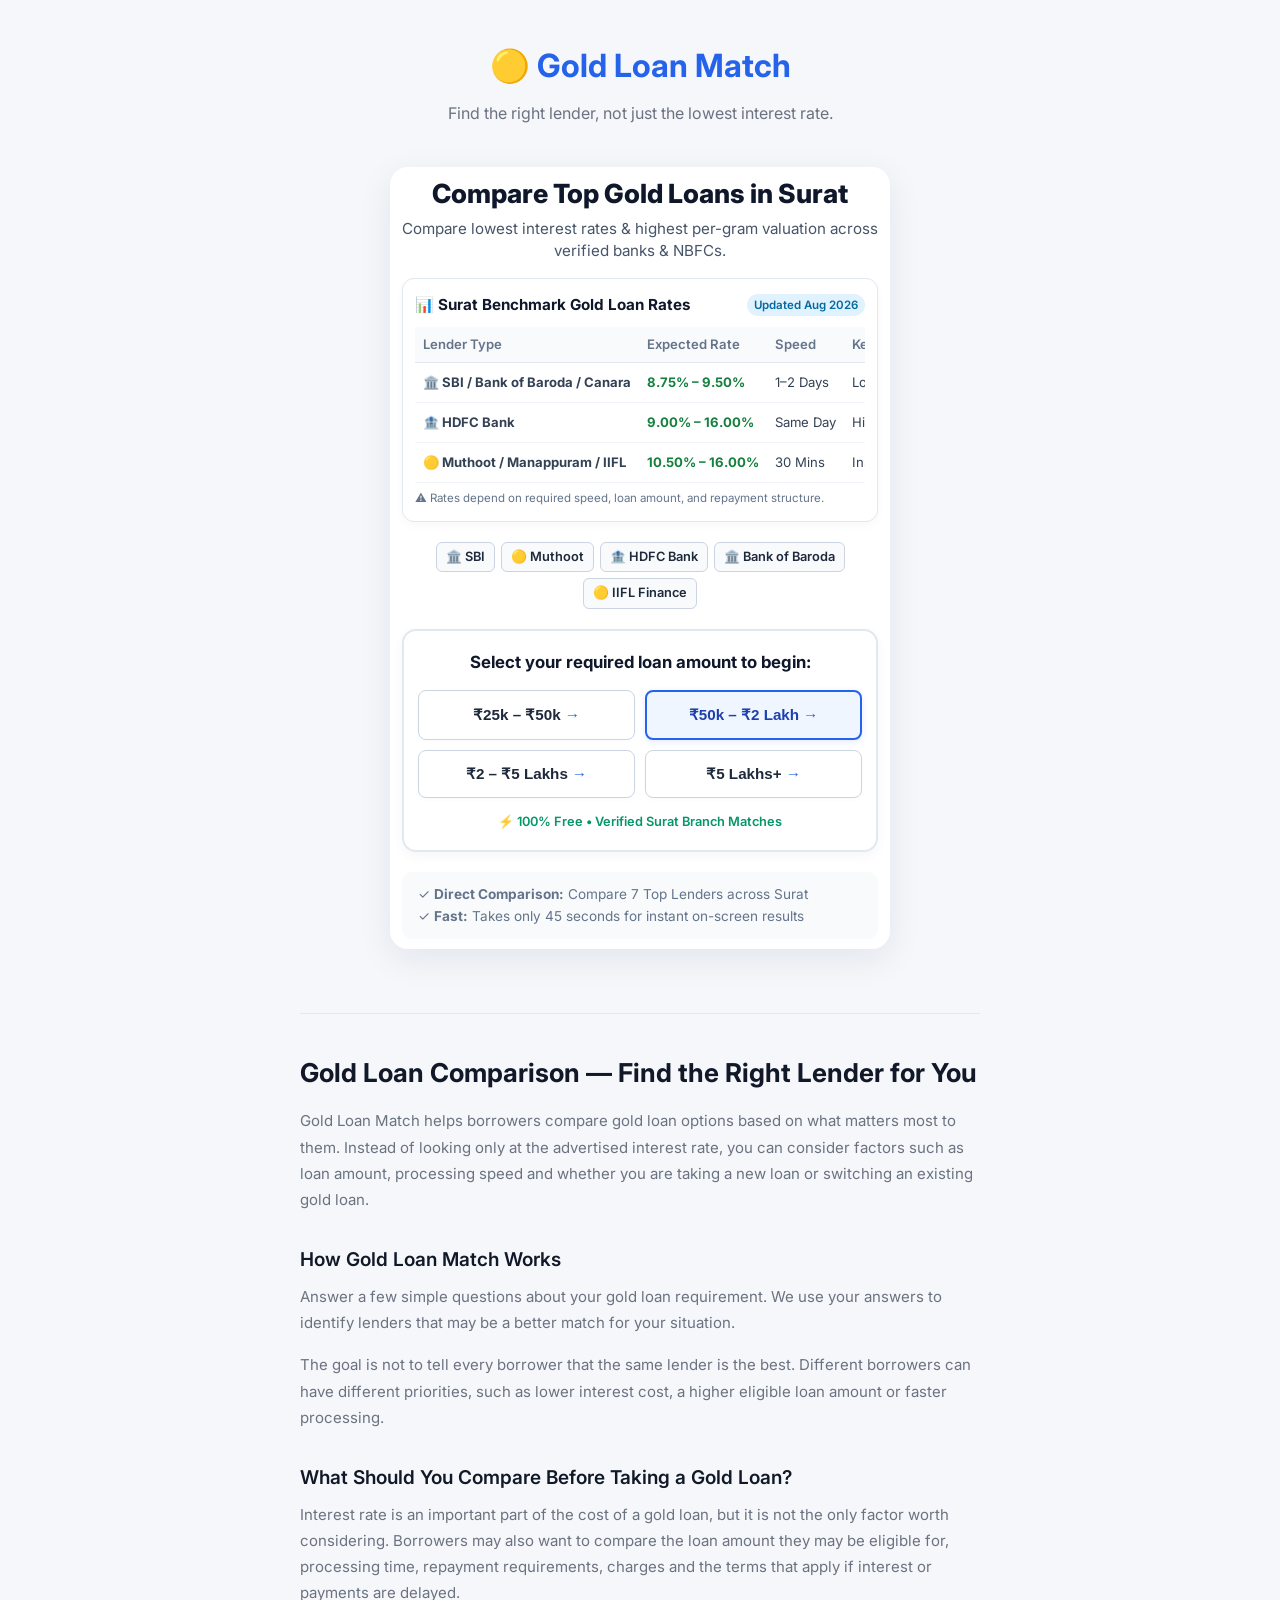
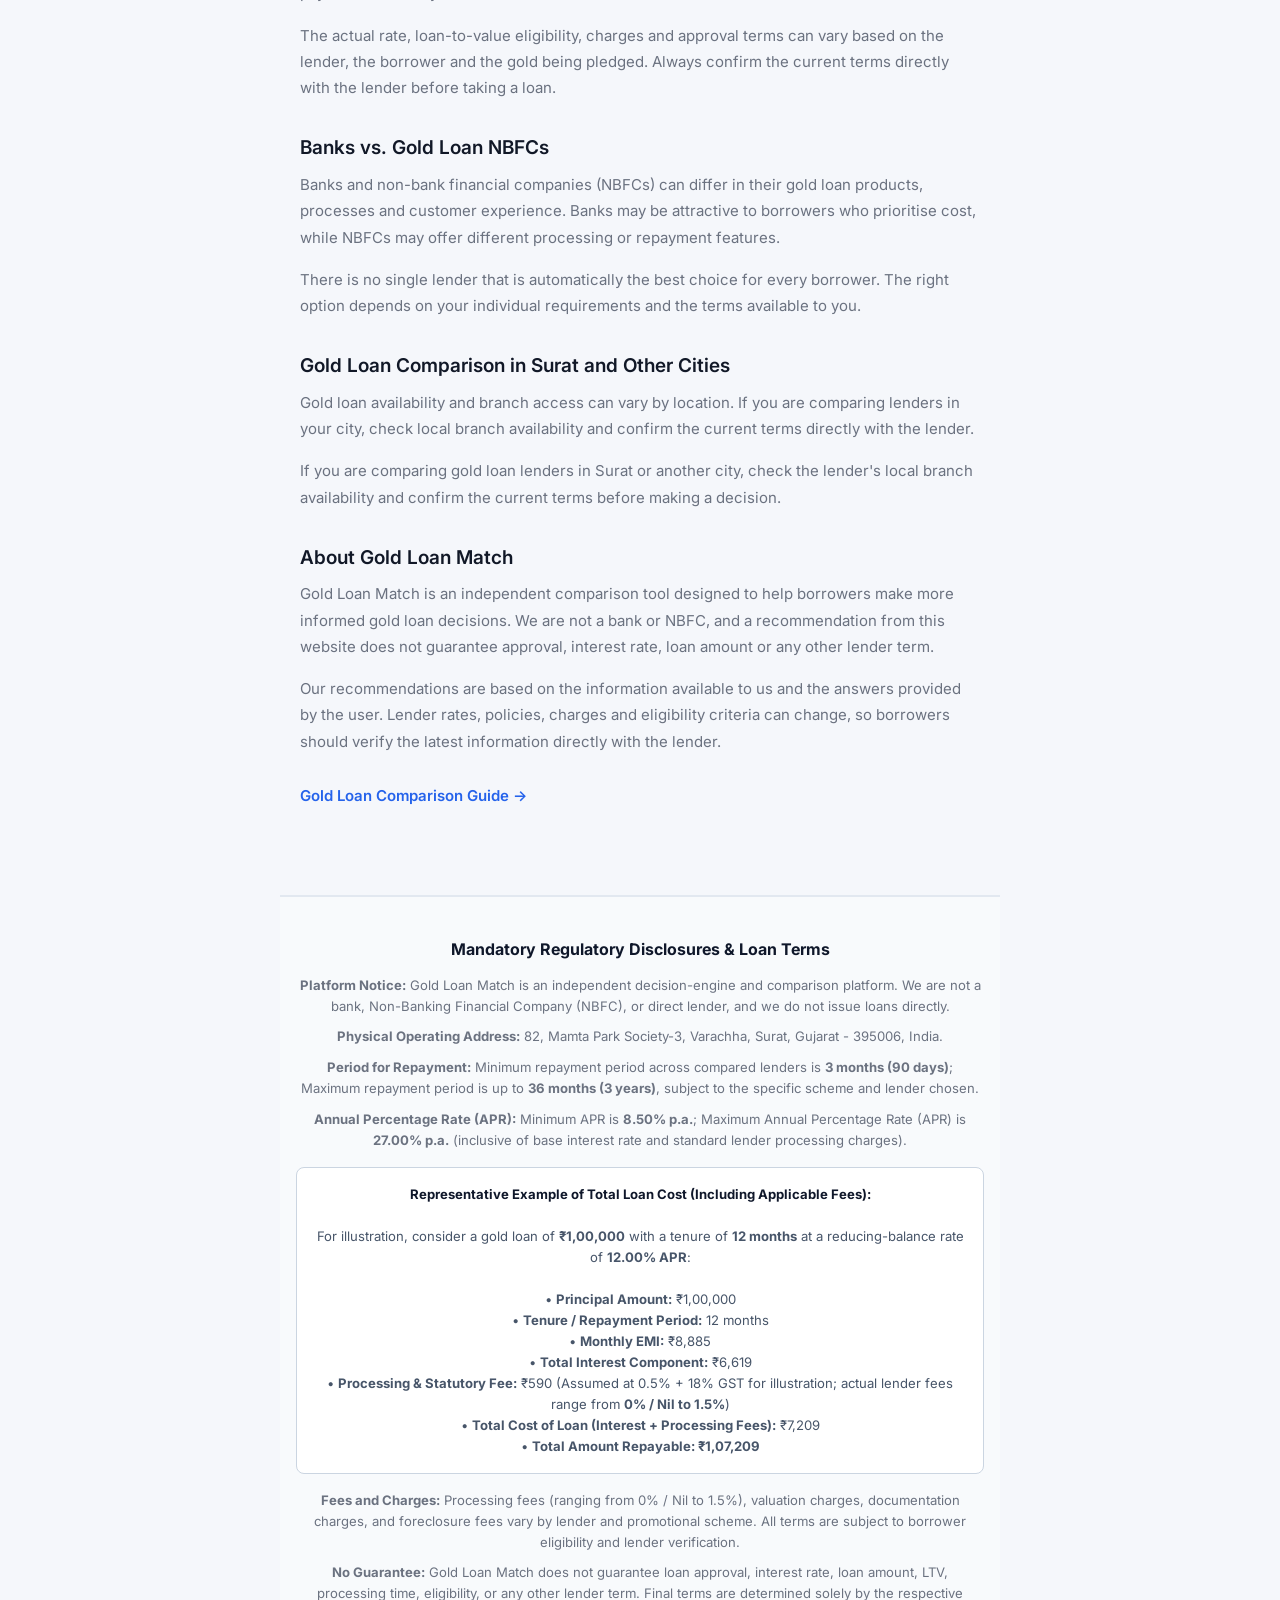
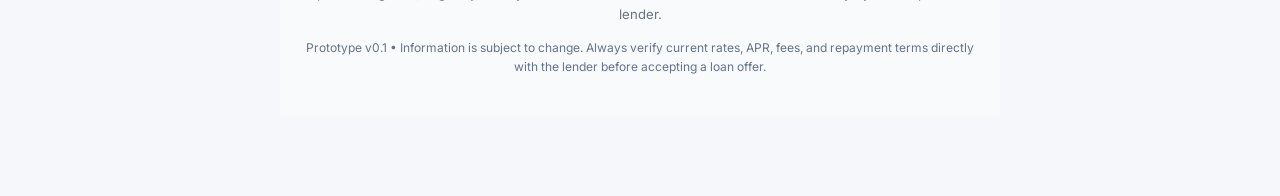
<file: index.html>
<!DOCTYPE html>
<html lang="en">
<head>
    <meta charset="UTF-8">
    <meta name="viewport" content="width=device-width, initial-scale=1.0">

    <!-- Primary SEO -->
    <title>Gold Loan Comparison | Find the Best Gold Loan for You</title>
    <meta name="description" content="Compare gold loan lenders based on interest cost, loan amount, processing speed and your needs. Find gold loan options that may be the best fit for you.">
    <link rel="canonical" href="https://goldloanmatch.netlify.app/">

    <!-- Open Graph -->
    <meta property="og:title" content="Gold Loan Comparison | Gold Loan Match">
    <meta property="og:description" content="Compare gold loan lenders based on interest cost, loan amount and processing speed.">
    <meta property="og:url" content="https://goldloanmatch.netlify.app/">
    <meta property="og:type" content="website">
    <meta property="og:site_name" content="Gold Loan Match">

    <!-- Twitter / Social Sharing -->
    <meta name="twitter:card" content="summary">
    <meta name="twitter:title" content="Gold Loan Comparison | Gold Loan Match">
    <meta name="twitter:description" content="Compare gold loan lenders based on what matters most to you.">

    <!-- Fonts -->
    <link rel="preconnect" href="https://fonts.googleapis.com">
    <link rel="preconnect" href="https://fonts.gstatic.com" crossorigin>
    <link href="https://fonts.googleapis.com/css2?family=Inter:wght@400;500;600;700;800&display=swap" rel="stylesheet">

    <!-- Stylesheet -->
    <link rel="stylesheet" href="style.css">

    <!-- Google Analytics -->
    <script async src="https://www.googletagmanager.com/gtag/js?id=G-0Q5KC055M7"></script>
    <script>
        window.dataLayer = window.dataLayer || [];
        function gtag(){dataLayer.push(arguments);}
        gtag('js', new Date());
        gtag('config', 'G-0Q5KC055M7');
    </script>

    <!-- Meta Pixel Code -->
    <script>
        !function(f,b,e,v,n,t,s)
        {if(f.fbq)return;n=f.fbq=function(){n.callMethod?
            n.callMethod.apply(n,arguments):n.queue.push(arguments)};
            if(!f._fbq)f._fbq=n;n.push=n;n.loaded=!0;n.version='2.0';
            n.queue=[];t=b.createElement(e);t.async=!0;
            t.src=v;s=b.getElementsByTagName(e)[0];
            s.parentNode.insertBefore(t,s)}(window, document,'script',
            'https://connect.facebook.net/en_US/fbevents.js');
        fbq('init', '1751383719462016');
        fbq('track', 'PageView');
    </script>
    <noscript><img height="1" width="1" style="display:none"
                   src="https://www.facebook.com/tr?id=1751383719462016&ev=PageView&noscript=1"
    /></noscript>
    <!-- End Meta Pixel Code -->

</head>

<body>

<div class="page">

    <header class="site-header">
        <div class="logo">
            🟡 Gold Loan Match
        </div>
        <div class="tagline">
            Find the right lender, not just the lowest interest rate.
        </div>
    </header>

    <main>
        <!-- Interactive product -->
        <section class="app-section">
            <div id="app">
                <!-- Rendered by app.js -->
            </div>
        </section>

        <!-- SEO / informational content -->
        <section class="seo-content" aria-labelledby="gold-loan-comparison-heading">
            <div class="seo-inner">
                <h1 id="gold-loan-comparison-heading">
                    Gold Loan Comparison — Find the Right Lender for You
                </h1>

                <p>
                    Gold Loan Match helps borrowers compare gold loan options
                    based on what matters most to them. Instead of looking only
                    at the advertised interest rate, you can consider factors
                    such as loan amount, processing speed and whether you are
                    taking a new loan or switching an existing gold loan.
                </p>

                <h2>How Gold Loan Match Works</h2>
                <p>
                    Answer a few simple questions about your gold loan requirement.
                    We use your answers to identify lenders that may be a better
                    match for your situation.
                </p>

                <p>
                    The goal is not to tell every borrower that the same lender
                    is the best. Different borrowers can have different priorities,
                    such as lower interest cost, a higher eligible loan amount or
                    faster processing.
                </p>

                <h2>What Should You Compare Before Taking a Gold Loan?</h2>
                <p>
                    Interest rate is an important part of the cost of a gold loan,
                    but it is not the only factor worth considering. Borrowers may
                    also want to compare the loan amount they may be eligible for,
                    processing time, repayment requirements, charges and the terms
                    that apply if interest or payments are delayed.
                </p>

                <p>
                    The actual rate, loan-to-value eligibility, charges and approval
                    terms can vary based on the lender, the borrower and the gold
                    being pledged. Always confirm the current terms directly with
                    the lender before taking a loan.
                </p>

                <h2>Banks vs. Gold Loan NBFCs</h2>
                <p>
                    Banks and non-bank financial companies (NBFCs) can differ in
                    their gold loan products, processes and customer experience.
                    Banks may be attractive to borrowers who prioritise cost,
                    while NBFCs may offer different processing or repayment
                    features.
                </p>

                <p>
                    There is no single lender that is automatically the best choice
                    for every borrower. The right option depends on your individual
                    requirements and the terms available to you.
                </p>

                <h2>Gold Loan Comparison in Surat and Other Cities</h2>
                <p>
                    Gold loan availability and branch access can vary by location.
                    If you are comparing lenders in your city, check local branch
                    availability and confirm the current terms directly with the
                    lender.
                </p>

                <p>
                    If you are comparing gold loan lenders in Surat or another city,
                    check the lender's local branch availability and confirm the
                    current terms before making a decision.
                </p>

                <h2>About Gold Loan Match</h2>
                <p>
                    Gold Loan Match is an independent comparison tool designed to
                    help borrowers make more informed gold loan decisions. We are
                    not a bank or NBFC, and a recommendation from this website does
                    not guarantee approval, interest rate, loan amount or any other
                    lender term.
                </p>

                <p>
                    Our recommendations are based on the information available to
                    us and the answers provided by the user. Lender rates, policies,
                    charges and eligibility criteria can change, so borrowers should
                    verify the latest information directly with the lender.
                </p>

                <p class="seo-more">
                    <a href="/gold-loan-comparison/">
                        Gold Loan Comparison Guide →
                    </a>
                </p>
            </div>
        </section>
    </main>

    <!-- Mandatory Financial & Personal Loan Disclosures -->
    <footer class="site-footer" style="padding: 2.5rem 1rem; background: #f8fafc; border-top: 2px solid #e2e8f0; font-size: 0.82rem; color: #475569; line-height: 1.6;">
        <div style="max-width: 800px; margin: 0 auto;">

            <h2 style="font-size: 1rem; font-weight: 700; color: #0f172a; margin-bottom: 0.75rem;">
                Mandatory Regulatory Disclosures & Loan Terms
            </h2>

            <p style="margin-bottom: 0.6rem;">
                <strong>Platform Notice:</strong> Gold Loan Match is an independent decision-engine and comparison platform. We are not a bank, Non-Banking Financial Company (NBFC), or direct lender, and we do not issue loans directly.
            </p>

            <p style="margin-bottom: 0.6rem;">
                <strong>Physical Operating Address:</strong> 82, Mamta Park Society-3, Varachha, Surat, Gujarat - 395006, India.
            </p>

            <p style="margin-bottom: 0.6rem;">
                <strong>Period for Repayment:</strong> Minimum repayment period across compared lenders is <strong>3 months (90 days)</strong>; Maximum repayment period is up to <strong>36 months (3 years)</strong>, subject to the specific scheme and lender chosen.
            </p>

            <p style="margin-bottom: 0.6rem;">
                <strong>Annual Percentage Rate (APR):</strong> Minimum APR is <strong>8.50% p.a.</strong>; Maximum Annual Percentage Rate (APR) is <strong>27.00% p.a.</strong> (inclusive of base interest rate and standard lender processing charges).
            </p>

            <div style="background: #ffffff; border: 1px solid #cbd5e1; border-radius: 8px; padding: 1rem; margin: 1rem 0;">
                <strong style="color: #0f172a;">Representative Example of Total Loan Cost (Including Applicable Fees):</strong><br><br>
                For illustration, consider a gold loan of <strong>₹1,00,000</strong> with a tenure of <strong>12 months</strong> at a reducing-balance rate of <strong>12.00% APR</strong>:
                <br><br>
                • <strong>Principal Amount:</strong> ₹1,00,000<br>
                • <strong>Tenure / Repayment Period:</strong> 12 months<br>
                • <strong>Monthly EMI:</strong> ₹8,885<br>
                • <strong>Total Interest Component:</strong> ₹6,619<br>
                • <strong>Processing & Statutory Fee:</strong> ₹590 (Assumed at 0.5% + 18% GST for illustration; actual lender fees range from <strong>0% / Nil to 1.5%</strong>)<br>
                • <strong>Total Cost of Loan (Interest + Processing Fees):</strong> ₹7,209<br>
                • <strong>Total Amount Repayable: ₹1,07,209</strong>
            </div>

            <p style="margin-bottom: 0.6rem;">
                <strong>Fees and Charges:</strong> Processing fees (ranging from 0% / Nil to 1.5%), valuation charges, documentation charges, and foreclosure fees vary by lender and promotional scheme. All terms are subject to borrower eligibility and lender verification.
            </p>

            <p style="margin-bottom: 0.6rem;">
                <strong>No Guarantee:</strong> Gold Loan Match does not guarantee loan approval, interest rate, loan amount, LTV, processing time, eligibility, or any other lender term. Final terms are determined solely by the respective lender.
            </p>

            <p style="margin-top: 0.8rem; font-size: 0.75rem; color: #64748b;">
                Prototype v0.1 • Information is subject to change. Always verify current rates, APR, fees, and repayment terms directly with the lender before accepting a loan offer.
            </p>

        </div>
    </footer>

</div>

<!-- Application Scripts -->
<script src="cities.js"></script>
<script src="lenders.js"></script>
<script src="recommendationEngine.js"></script>
<script src="data.js"></script>
<script src="app.js"></script>

</body>
</html>
</file>
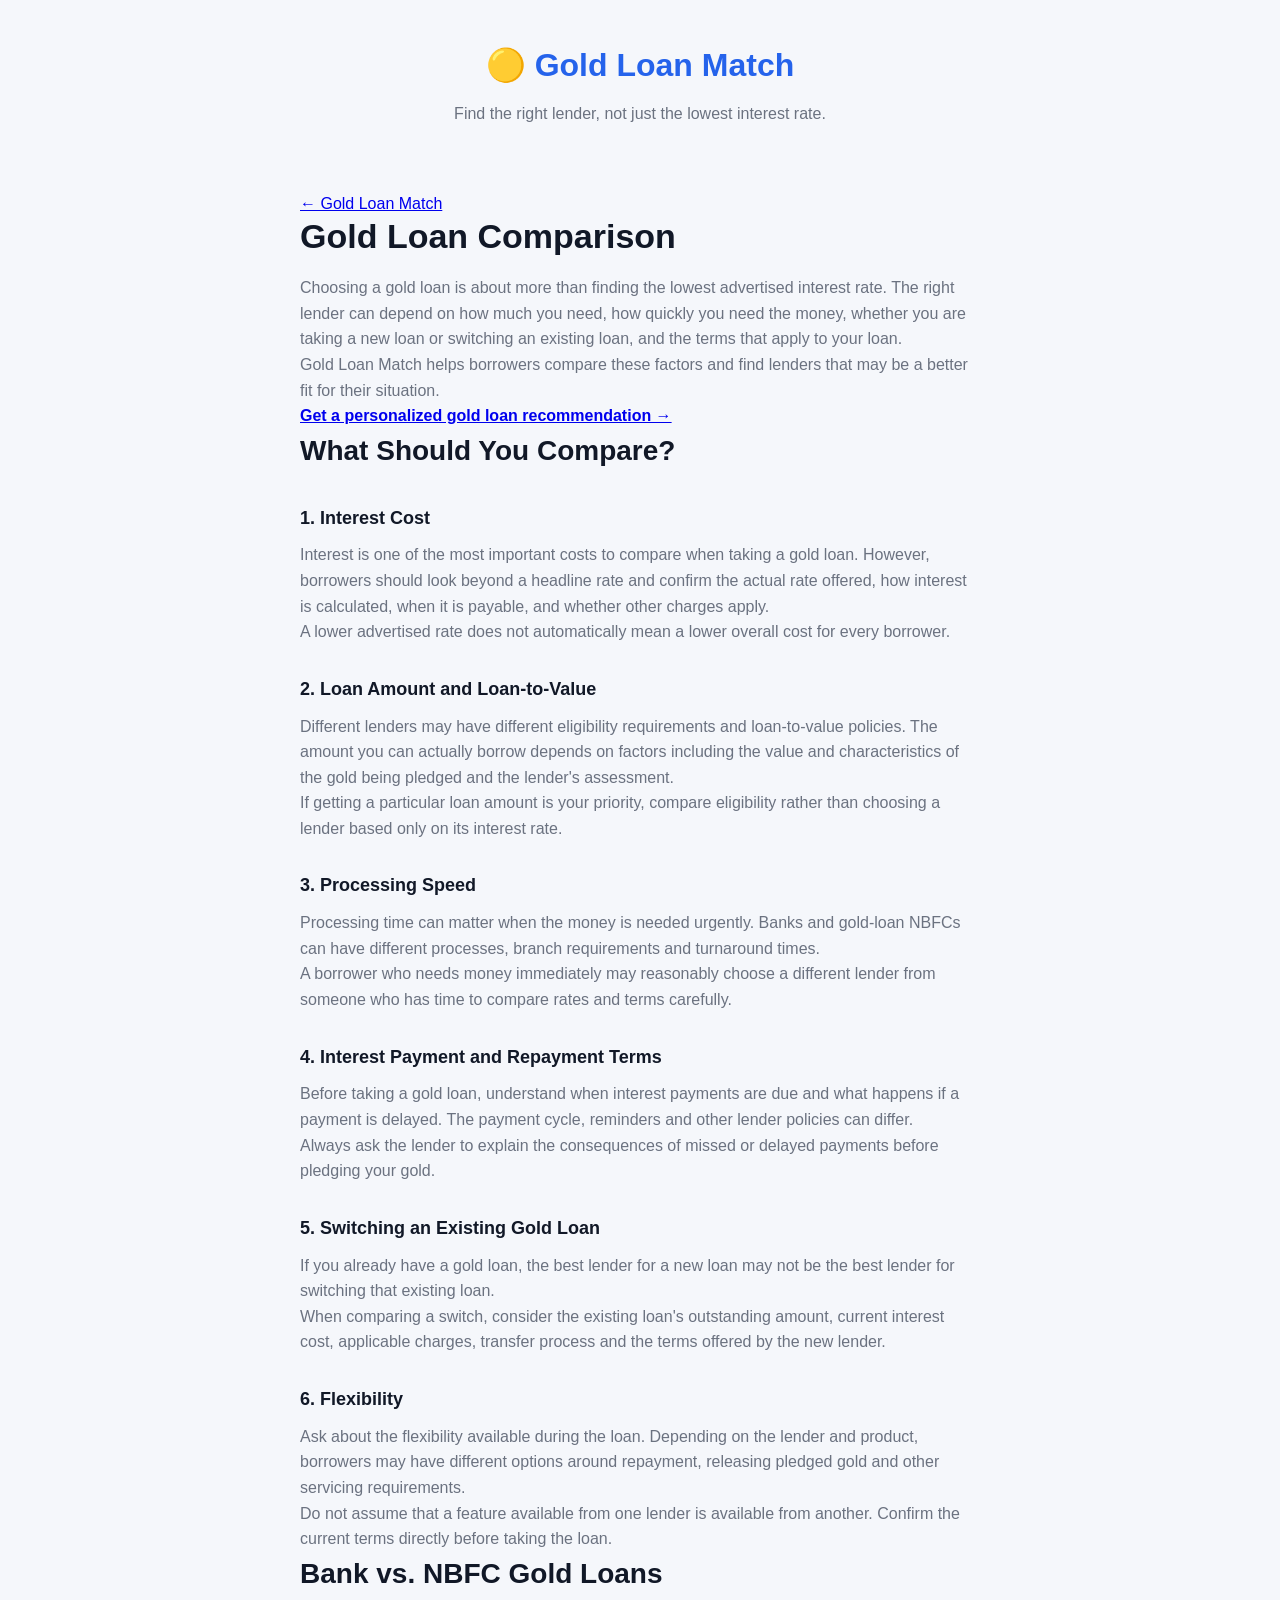
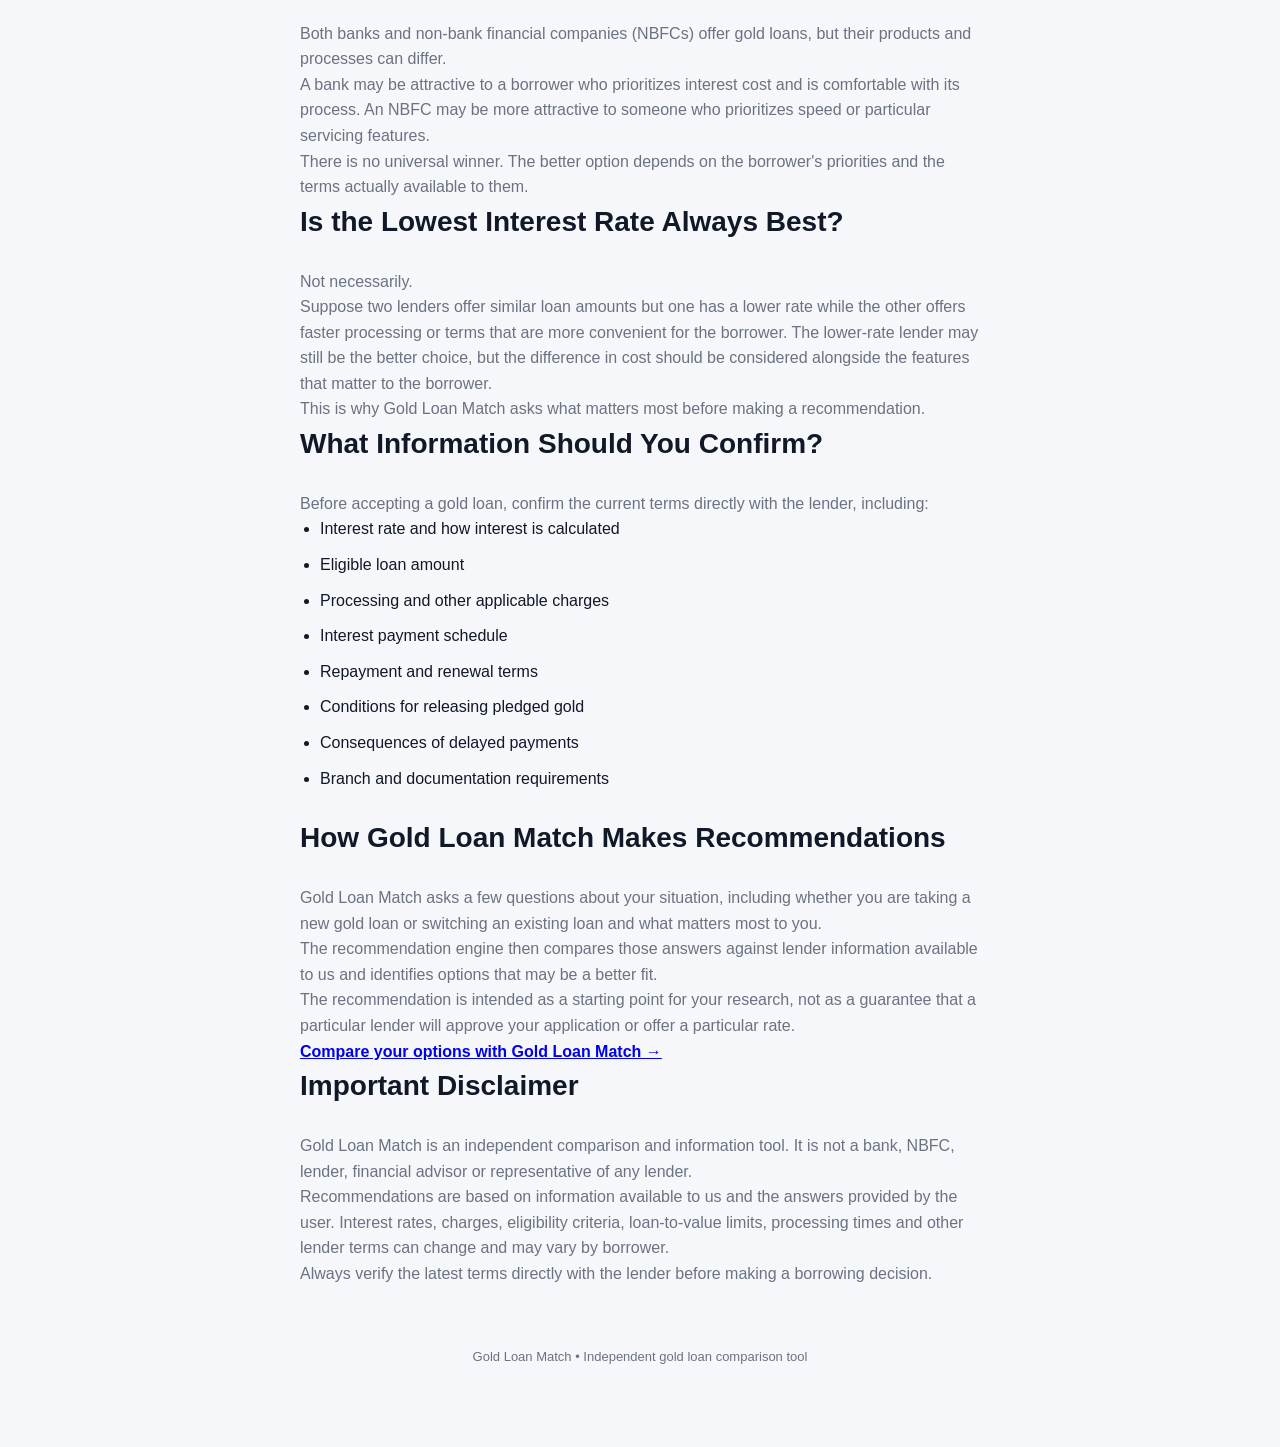
<file: gold-loan-comparison/index.html>
<!DOCTYPE html>
<html lang="en">
<head>
    <meta charset="UTF-8">
    <meta name="viewport" content="width=device-width, initial-scale=1.0">

    <title>Gold Loan Comparison | Compare Gold Loan Lenders</title>

    <meta
            name="description"
            content="Compare gold loan lenders based on interest cost, loan amount, processing speed, repayment terms and other factors. Learn what to check before choosing a gold loan."
    >

    <link
            rel="canonical"
            href="https://goldloanmatch.netlify.app/gold-loan-comparison/"
    >

    <meta property="og:title" content="Gold Loan Comparison | Gold Loan Match">
    <meta
            property="og:description"
            content="Learn what to compare when choosing a gold loan and find a lender that fits your needs."
    >
    <meta
            property="og:url"
            content="https://goldloanmatch.netlify.app/gold-loan-comparison/"
    >
    <meta property="og:type" content="article">
    <meta property="og:site_name" content="Gold Loan Match">

    <link rel="stylesheet" href="../style.css">

    <!-- Google Analytics -->
    <script
            async
            src="https://www.googletagmanager.com/gtag/js?id=G-0Q5KC055M7">
    </script>

    <script>
        window.dataLayer = window.dataLayer || [];

        function gtag() {
            dataLayer.push(arguments);
        }

        gtag('js', new Date());

        gtag('config', 'G-0Q5KC055M7');
    </script>
</head>

<body>

<div class="page">

    <header class="site-header">

        <div class="logo">
            🟡 Gold Loan Match
        </div>

        <div class="tagline">
            Find the right lender, not just the lowest interest rate.
        </div>

    </header>

    <main>

        <article class="seo-content">

            <p>
                <a href="/">
                    ← Gold Loan Match
                </a>
            </p>

            <h1>
                Gold Loan Comparison
            </h1>

            <p>
                Choosing a gold loan is about more than finding the lowest
                advertised interest rate. The right lender can depend on how
                much you need, how quickly you need the money, whether you are
                taking a new loan or switching an existing loan, and the terms
                that apply to your loan.
            </p>

            <p>
                Gold Loan Match helps borrowers compare these factors and find
                lenders that may be a better fit for their situation.
            </p>

            <p>
                <a href="/">
                    <strong>Get a personalized gold loan recommendation →</strong>
                </a>
            </p>

            <h2>
                What Should You Compare?
            </h2>

            <h3>
                1. Interest Cost
            </h3>

            <p>
                Interest is one of the most important costs to compare when
                taking a gold loan. However, borrowers should look beyond a
                headline rate and confirm the actual rate offered, how interest
                is calculated, when it is payable, and whether other charges
                apply.
            </p>

            <p>
                A lower advertised rate does not automatically mean a lower
                overall cost for every borrower.
            </p>

            <h3>
                2. Loan Amount and Loan-to-Value
            </h3>

            <p>
                Different lenders may have different eligibility requirements
                and loan-to-value policies. The amount you can actually
                borrow depends on factors including the value and characteristics
                of the gold being pledged and the lender's assessment.
            </p>

            <p>
                If getting a particular loan amount is your priority, compare
                eligibility rather than choosing a lender based only on its
                interest rate.
            </p>

            <h3>
                3. Processing Speed
            </h3>

            <p>
                Processing time can matter when the money is needed urgently.
                Banks and gold-loan NBFCs can have different processes, branch
                requirements and turnaround times.
            </p>

            <p>
                A borrower who needs money immediately may reasonably choose a
                different lender from someone who has time to compare rates
                and terms carefully.
            </p>

            <h3>
                4. Interest Payment and Repayment Terms
            </h3>

            <p>
                Before taking a gold loan, understand when interest payments are
                due and what happens if a payment is delayed. The payment cycle,
                reminders and other lender policies can differ.
            </p>

            <p>
                Always ask the lender to explain the consequences of missed or
                delayed payments before pledging your gold.
            </p>

            <h3>
                5. Switching an Existing Gold Loan
            </h3>

            <p>
                If you already have a gold loan, the best lender for a new loan
                may not be the best lender for switching that existing loan.
            </p>

            <p>
                When comparing a switch, consider the existing loan's outstanding
                amount, current interest cost, applicable charges, transfer
                process and the terms offered by the new lender.
            </p>

            <h3>
                6. Flexibility
            </h3>

            <p>
                Ask about the flexibility available during the loan. Depending
                on the lender and product, borrowers may have different options
                around repayment, releasing pledged gold and other servicing
                requirements.
            </p>

            <p>
                Do not assume that a feature available from one lender is
                available from another. Confirm the current terms directly
                before taking the loan.
            </p>

            <h2>
                Bank vs. NBFC Gold Loans
            </h2>

            <p>
                Both banks and non-bank financial companies (NBFCs) offer gold
                loans, but their products and processes can differ.
            </p>

            <p>
                A bank may be attractive to a borrower who prioritizes interest
                cost and is comfortable with its process. An NBFC may be more
                attractive to someone who prioritizes speed or particular
                servicing features.
            </p>

            <p>
                There is no universal winner. The better option depends on the
                borrower's priorities and the terms actually available to them.
            </p>

            <h2>
                Is the Lowest Interest Rate Always Best?
            </h2>

            <p>
                Not necessarily.
            </p>

            <p>
                Suppose two lenders offer similar loan amounts but one has a
                lower rate while the other offers faster processing or terms
                that are more convenient for the borrower. The lower-rate
                lender may still be the better choice, but the difference in
                cost should be considered alongside the features that matter
                to the borrower.
            </p>

            <p>
                This is why Gold Loan Match asks what matters most before making
                a recommendation.
            </p>

            <h2>
                What Information Should You Confirm?
            </h2>

            <p>
                Before accepting a gold loan, confirm the current terms directly
                with the lender, including:
            </p>

            <ul>
                <li>Interest rate and how interest is calculated</li>
                <li>Eligible loan amount</li>
                <li>Processing and other applicable charges</li>
                <li>Interest payment schedule</li>
                <li>Repayment and renewal terms</li>
                <li>Conditions for releasing pledged gold</li>
                <li>Consequences of delayed payments</li>
                <li>Branch and documentation requirements</li>
            </ul>

            <h2>
                How Gold Loan Match Makes Recommendations
            </h2>

            <p>
                Gold Loan Match asks a few questions about your situation,
                including whether you are taking a new gold loan or switching
                an existing loan and what matters most to you.
            </p>

            <p>
                The recommendation engine then compares those answers against
                lender information available to us and identifies options that
                may be a better fit.
            </p>

            <p>
                The recommendation is intended as a starting point for your
                research, not as a guarantee that a particular lender will
                approve your application or offer a particular rate.
            </p>

            <p>
                <a href="/">
                    <strong>Compare your options with Gold Loan Match →</strong>
                </a>
            </p>

            <h2>
                Important Disclaimer
            </h2>

            <p>
                Gold Loan Match is an independent comparison and information
                tool. It is not a bank, NBFC, lender, financial advisor or
                representative of any lender.
            </p>

            <p>
                Recommendations are based on information available to us and
                the answers provided by the user. Interest rates, charges,
                eligibility criteria, loan-to-value limits, processing times
                and other lender terms can change and may vary by borrower.
            </p>

            <p>
                Always verify the latest terms directly with the lender before
                making a borrowing decision.
            </p>

        </article>

    </main>

    <footer class="site-footer">

        <p>
            Gold Loan Match • Independent gold loan comparison tool
        </p>

    </footer>

</div>

</body>
</html>
</file>
<file: style.css>
/* ==========================================
   RESET
========================================== */

* {
    margin: 0;
    padding: 0;
    box-sizing: border-box;
}

:root {

    --primary: #2563eb;
    --primary-dark: #1d4ed8;

    --success: #16a34a;

    --background: #f5f7fb;

    --card: #ffffff;

    --text: #111827;
    --muted: #6b7280;

    --border: #dbe3ec;

    --shadow:
            0 10px 35px rgba(15,23,42,.08);

    --radius: 18px;
}

body {

    font-family: "Inter", sans-serif;

    background: var(--background);

    color: var(--text);

    line-height: 1.6;

}


/* ==========================================
   PAGE
========================================== */

.page {

    max-width: 760px;

    margin: 0 auto;

    padding: 40px 20px 80px;

}


/* ==========================================
   HEADER
========================================== */

.site-header {

    text-align: center;

    margin-bottom: 40px;

}

.logo {

    font-size: 32px;

    font-weight: 700;

    color: var(--primary);

}

.tagline {

    margin-top: 10px;

    color: var(--muted);

    font-size: 16px;

}


/* ==========================================
   CARD
========================================== */

.landing,
.question,
.result {

    background: var(--card);

    border-radius: var(--radius);

    padding: 42px;

    box-shadow: var(--shadow);

}


/* ==========================================
   TYPOGRAPHY
========================================== */

h1 {

    font-size: 34px;

    line-height: 1.2;

    margin-bottom: 18px;

}

h2 {

    font-size: 28px;

    margin-bottom: 24px;

}

h3 {

    margin-top: 30px;

    margin-bottom: 10px;

    font-size: 18px;

}

.subtitle {

    color: var(--muted);

    font-size: 18px;

    margin-bottom: 35px;

}

p {

    color: var(--muted);

}

.trust {

    margin-top: 28px;

    font-size: 14px;

    color: var(--muted);

    line-height: 1.8;

}


/* ==========================================
   PROGRESS
========================================== */

.progress {

    margin-bottom: 30px;

}

.progress-text {

    font-size: 14px;

    color: var(--muted);

    margin-bottom: 8px;

}

.progress-bar {

    height: 10px;

    background: #e5e7eb;

    border-radius: 999px;

    overflow: hidden;

}

.progress-fill {

    height: 100%;

    background: linear-gradient(
            90deg,
            var(--primary),
            #60a5fa
    );

    transition: width .35s ease;

}


/* ==========================================
   BUTTONS
========================================== */

button {

    width: 100%;

    border: 1px solid var(--border);

    background: white;

    padding: 16px 18px;

    border-radius: 12px;

    font-size: 16px;

    text-align: left;

    cursor: pointer;

    transition: .2s;

}

button:hover {

    border-color: var(--primary);

    background: #eff6ff;

    transform: translateY(-1px);

}

button:active {

    transform: translateY(0);

}

#startBtn,
#nextBtn,
#restartBtn {

    background: var(--primary);

    color: white;

    border: none;

    text-align: center;

    font-weight: 600;

}

#startBtn:hover,
#nextBtn:hover,
#restartBtn:hover {

    background: var(--primary-dark);

}


/* ==========================================
   INPUT
========================================== */

input {

    width: 100%;

    padding: 16px;

    font-size: 16px;

    border-radius: 12px;

    border: 1px solid var(--border);

    outline: none;

    transition: .2s;

}

input:focus {

    border-color: var(--primary);

    box-shadow: 0 0 0 4px rgba(37,99,235,.12);

}


/* ==========================================
   LISTS
========================================== */

ul {

    margin-left: 20px;

    margin-bottom: 25px;

}

li {

    margin-bottom: 10px;

}


/* ==========================================
   CODE BLOCK
========================================== */

pre {

    margin-top: 15px;

    padding: 18px;

    background: #f3f4f6;

    border-radius: 12px;

    overflow-x: auto;

    font-size: 13px;

}


/* ==========================================
   DIVIDER
========================================== */

hr {

    margin: 35px 0;

    border: none;

    border-top: 1px solid #e5e7eb;

}


/* ==========================================
   FOOTER
========================================== */

.site-footer {

    margin-top: 40px;

    text-align: center;

    font-size: 13px;

    color: var(--muted);

}


/* ==========================================
   MOBILE
========================================== */

@media (max-width:640px) {

    .page {

        padding: 20px 16px 50px;

    }

    .landing,
    .question,
    .result {

        padding: 26px;

    }

    .logo {

        font-size: 26px;

    }

    h1 {

        font-size: 28px;

    }

    h2 {

        font-size: 22px;

    }

    .subtitle {

        font-size: 16px;

    }

}

.option.selected{

    background:#dbeafe;

    border-color:#2563eb;

}

.disclaimer {
    margin-top: 24px;
    padding: 14px 16px;
    background: #f8fafc;
    border: 1px solid #e5e7eb;
    border-radius: 10px;
    font-size: 14px;
    color: #4b5563;
    line-height: 1.5;
}

/* ==================================================
   MAIN APP SECTION
================================================== */

.app-section {
    width: 100%;
}

.app-section #app {
    width: 100%;
}


/* ==================================================
   SEO CONTENT
================================================== */

.seo-content {
    width: 100%;
    margin-top: 64px;
    padding: 0 20px 20px;
    box-sizing: border-box;
}

.seo-inner {
    max-width: 760px;
    margin: 0 auto;
    padding: 42px 0 10px;

    border-top: 1px solid #e5e7eb;

    color: #4b5563;
}

.seo-inner h1 {
    margin: 0 0 18px;

    color: #111827;

    font-size: 26px;
    line-height: 1.3;
    font-weight: 700;
}

.seo-inner h2 {
    margin: 34px 0 10px;

    color: #111827;

    font-size: 19px;
    line-height: 1.4;
    font-weight: 600;
}

.seo-inner p {
    margin: 0 0 16px;

    font-size: 15px;
    line-height: 1.75;
}

.seo-more {
    margin-top: 28px !important;
}

.seo-more a {
    color: #2563eb;
    font-weight: 600;
    text-decoration: none;
}

.seo-more a:hover {
    text-decoration: underline;
}


/* ==================================================
   MOBILE
================================================== */

@media (max-width: 700px) {

    .seo-content {
        margin-top: 48px;
        padding: 0 16px 16px;
    }

    .seo-inner {
        padding-top: 32px;
    }

    .seo-inner h1 {
        font-size: 23px;
    }

    .seo-inner h2 {
        font-size: 18px;
        margin-top: 28px;
    }

    .seo-inner p {
        font-size: 14px;
        line-height: 1.7;
    }

}

.rate-snapshot-card {

    background: #ffffff;

    border: 1.5px solid #e2e8f0;

    border-radius: 12px;

    padding: 14px 12px;

    margin: 16px 0 20px 0;

    box-shadow: 0 3px 10px rgba(0,0,0,0.03);

    text-align: left;

}

.rate-snapshot-card .table-header {

    display: flex;

    justify-content: space-between;

    align-items: center;

    margin-bottom: 10px;

}

.rate-snapshot-card h3 {

    font-size: 0.95rem;

    margin: 0;

    color: #0f172a;

    font-weight: 700;

}

.live-badge {

    background: #e0f2fe;

    color: #0369a1;

    font-size: 0.72rem;

    padding: 2px 7px;

    border-radius: 999px;

    font-weight: 600;

}

.table-responsive {

    overflow-x: auto;

    -webkit-overflow-scrolling: touch;

}

.rate-table {

    width: 100%;

    border-collapse: collapse;

    font-size: 0.82rem;

}

.rate-table th {

    background: #f8fafc;

    padding: 7px 8px;

    color: #64748b;

    font-weight: 600;

    border-bottom: 1.5px solid #e2e8f0;

    white-space: nowrap;

}

.rate-table td {

    padding: 9px 8px;

    border-bottom: 1px solid #f1f5f9;

    color: #334155;

    white-space: nowrap;

}

.rate-highlight {

    color: #15803d;

    font-weight: 700;

}

.rate-footnote {

    font-size: 0.72rem;

    color: #64748b;

    margin-top: 8px;

    margin-bottom: 0;

    line-height: 1.35;

}

.match-details-grid {

    display: grid;

    grid-template-columns: 1fr 1fr;

    gap: 8px;

    background: #f8fafc;

    border: 1px solid #e2e8f0;

    border-radius: 8px;

    padding: 10px;

    margin: 12px 0 16px 0;

    text-align: left;

}

.match-detail-item {

    font-size: 0.8rem;

}

.match-detail-item .detail-label {

    display: block;

    color: #64748b;

    font-size: 0.72rem;

    text-transform: uppercase;

    font-weight: 600;

}

.match-detail-item .detail-value {

    font-weight: 700;

    color: #0f172a;

}

.match-detail-item .detail-value.rate-green {

    color: #15803d;

}

/* Base Transition for All Amount Buttons */
.amount-btn {
    transition: all 0.22s cubic-bezier(0.4, 0, 0.2, 1) !important;
    outline: none;
}

/* Arrow Slide Transition */
.amount-btn span {
    display: inline-block;
    transition: transform 0.22s ease !important;
}

/* Standard Button Hover State */
.amount-btn:hover {
    background-color: #f8fafc !important;
    border-color: #2563eb !important;
    color: #1d4ed8 !important;
    transform: translateY(-2px);
    box-shadow: 0 6px 14px rgba(37, 99, 235, 0.15) !important;
}

/* Popular / Selected Button Hover State */
.amount-btn.popular:hover {
    background-color: #dbeafe !important;
    border-color: #1d4ed8 !important;
    transform: translateY(-2px);
    box-shadow: 0 6px 16px rgba(37, 99, 235, 0.25) !important;
}

/* Arrow Slide Animation on Hover */
.amount-btn:hover span {
    transform: translateX(4px);
}

/* Button Active / Click Press Effect */
.amount-btn:active {
    transform: translateY(0) !important;
    box-shadow: 0 2px 4px rgba(0, 0, 0, 0.05) !important;
}
</file>
